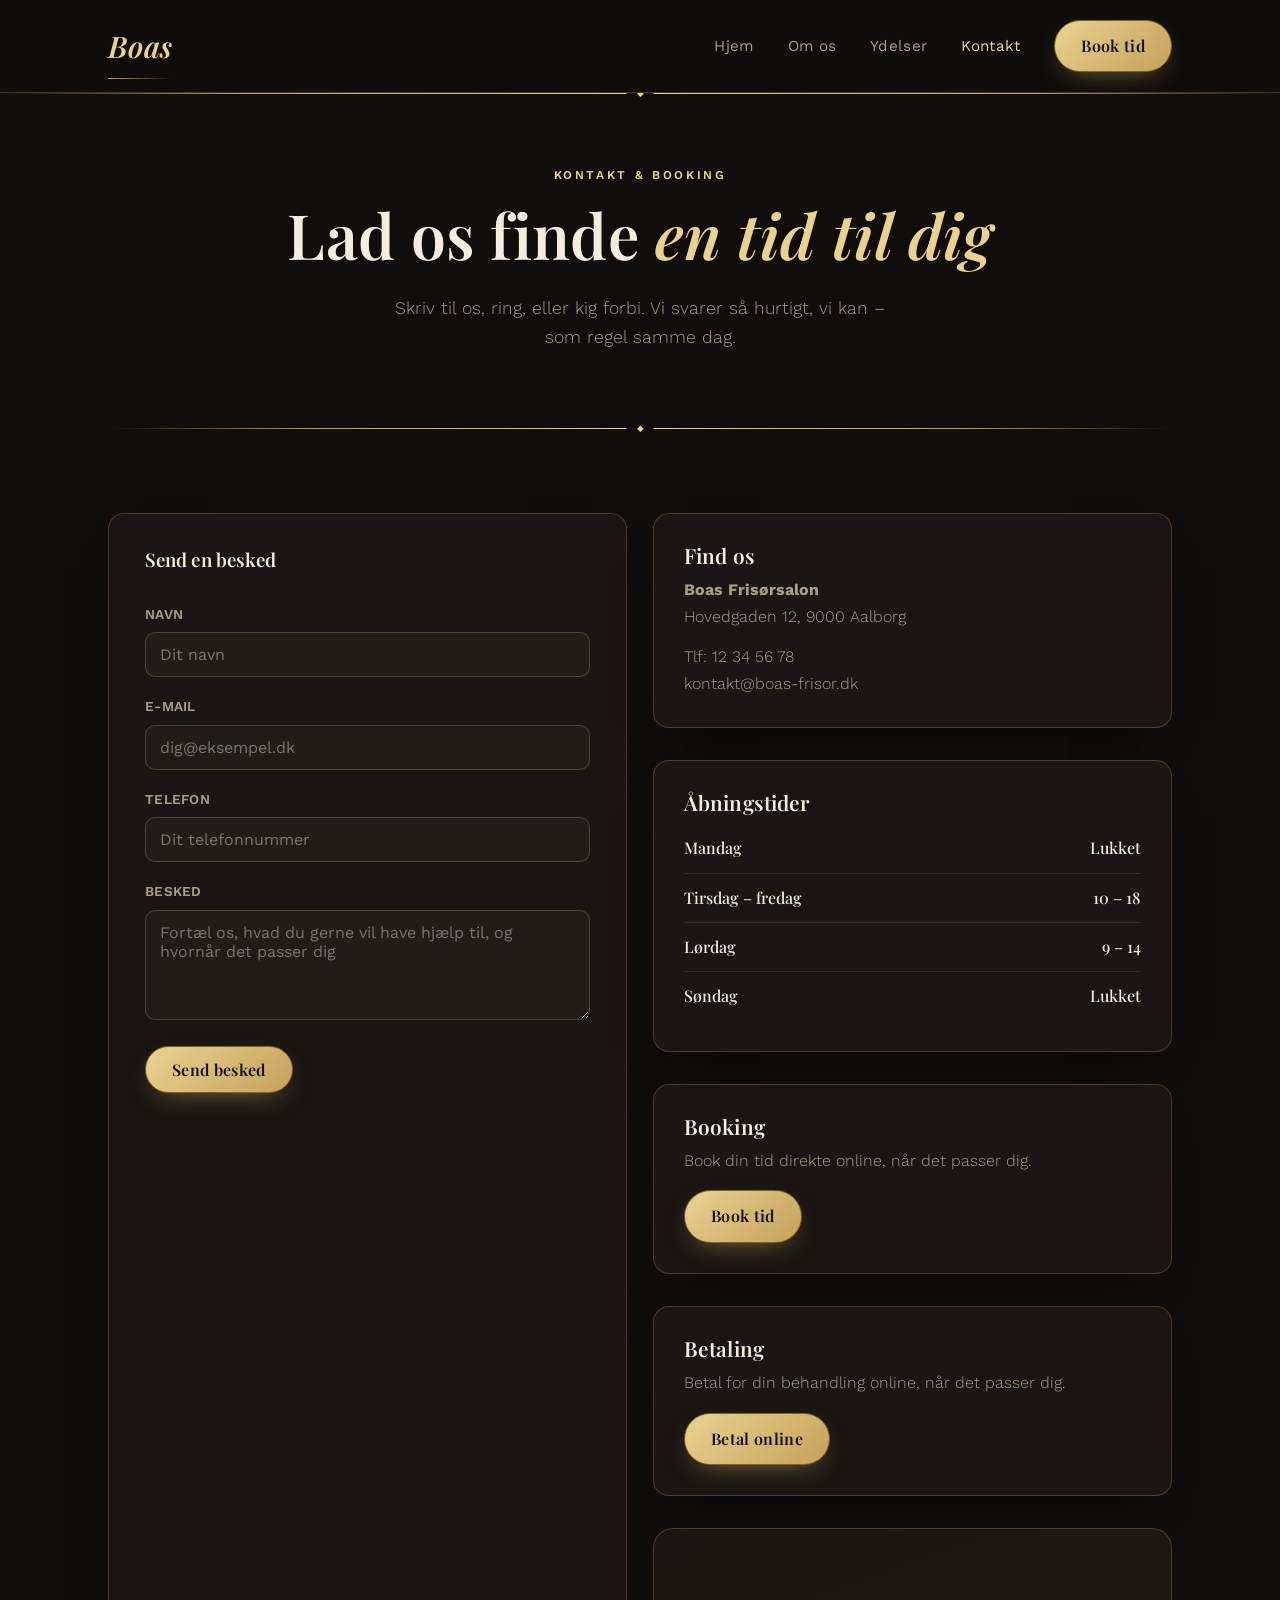
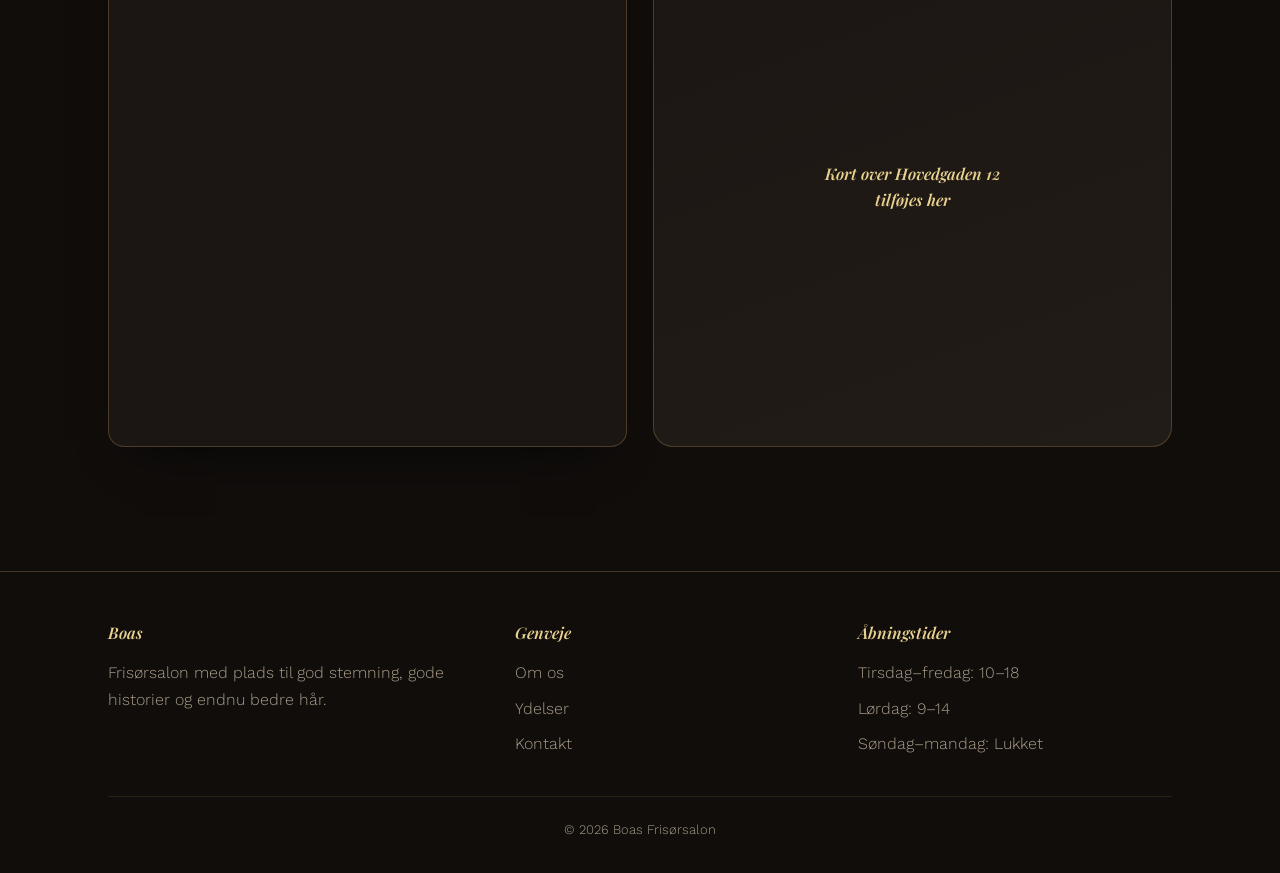
<file: kontakt.html>
<!DOCTYPE html>
<html lang="da">
<head>
<meta charset="UTF-8">
<meta name="viewport" content="width=device-width, initial-scale=1.0">
<title>Kontakt &amp; booking – Boas</title>
<link rel="stylesheet" href="styles.css">
</head>
<body>

<header>
  <div class="nav-inner">
    <a href="index.html" class="logo">Boas</a>
    <nav>
      <button class="hamburger" aria-label="Åbn menu"><span></span><span></span><span></span></button>
      <ul>
        <li><a class="nav-link" href="index.html">Hjem</a></li>
        <li><a class="nav-link" href="om-os.html">Om os</a></li>
        <li><a class="nav-link" href="ydelser.html">Ydelser</a></li>
        <li><a class="nav-link active" href="kontakt.html">Kontakt</a></li>
        <li><a class="btn coral" href="kontakt.html">Book tid</a></li>
      </ul>
    </nav>
  </div>
</header>
<div class="wave-divider"></div>

<main>
  <section class="hero">
    <div class="wrap">
      <div class="eyebrow center">Kontakt &amp; booking</div>
      <h1 class="center">Lad os finde <span class="hl">en tid til dig</span></h1>
      <p class="lead center max-56" style="margin-top:18px;">Skriv til os, ring, eller kig forbi. Vi svarer så hurtigt, vi kan – som regel samme dag.</p>
    </div>
  </section>

  <div class="wrap"><div class="wave-divider"></div></div>

  <section>
    <div class="wrap grid-2">
      <div class="contact-form">
        <h3 class="mb-m">Send en besked</h3>
        <form action="mailto:kontakt@boas-frisor.dk" method="post" enctype="text/plain">
          <div class="field">
            <label for="navn">Navn</label>
            <input type="text" id="navn" name="Navn" placeholder="Dit navn" required>
          </div>
          <div class="field">
            <label for="email">E-mail</label>
            <input type="email" id="email" name="Email" placeholder="dig@eksempel.dk" required>
          </div>
          <div class="field">
            <label for="telefon">Telefon</label>
            <input type="tel" id="telefon" name="Telefon" placeholder="Dit telefonnummer">
          </div>
          <div class="field">
            <label for="besked">Besked</label>
            <textarea id="besked" name="Besked" placeholder="Fortæl os, hvad du gerne vil have hjælp til, og hvornår det passer dig" required></textarea>
          </div>
          <button type="submit" class="btn coral">Send besked</button>
        </form>
      </div>

      <div>
        <div class="card mb-m">
          <h3 class="mb-s">Find os</h3>
          <p><strong>Boas Frisørsalon</strong></p>
          <p>Hovedgaden 12, 9000 Aalborg</p>
          <p style="margin-top:14px;">Tlf: 12 34 56 78<br>kontakt@boas-frisor.dk</p>
        </div>

        <div class="card mb-m">
          <h3 class="mb-s">Åbningstider</h3>
          <div class="hours-row"><span>Mandag</span><span>Lukket</span></div>
          <div class="hours-row"><span>Tirsdag – fredag</span><span>10 – 18</span></div>
          <div class="hours-row"><span>Lørdag</span><span>9 – 14</span></div>
          <div class="hours-row"><span>Søndag</span><span>Lukket</span></div>
        </div>
        <div class="card mb-m">
  <h3 class="mb-s">Booking</h3>
  <p class="mb-s">Book din tid direkte online, når det passer dig.</p>
  <a href="https://boastest.simplybook.it" class="btn coral" target="_blank" rel="noopener">Book tid</a>
</div>
        <div class="card mb-m">
      <h3 class="mb-s">Betaling</h3>
      <p class="mb-s">Betal for din behandling online, når det passer dig.</p>
      <a href="https://payment.quickpay.net/payments/f9f93615ed16ef1f6ab1800ab92f21b41239e9374bb2956033321c95a57ea30a" class="btn coral" target="_blank" rel="noopener">Betal online</a>
        </div>
          <div class="map-blob">
          Kort over Hovedgaden 12<br>tilføjes her
        </div>
      </div>
    </div>
  </section>
</main>

<footer>
  <div class="wrap">
    <div class="footer-grid">
      <div>
        <h4>Boas</h4>
        <p>Frisørsalon med plads til god stemning, gode historier og endnu bedre hår.</p>
      </div>
      <div>
        <h4>Genveje</h4>
        <ul>
          <li><a href="om-os.html">Om os</a></li>
          <li><a href="ydelser.html">Ydelser</a></li>
          <li><a href="kontakt.html">Kontakt</a></li>
        </ul>
      </div>
      <div>
        <h4>Åbningstider</h4>
        <ul>
          <li>Tirsdag–fredag: 10–18</li>
          <li>Lørdag: 9–14</li>
          <li>Søndag–mandag: Lukket</li>
        </ul>
      </div>
    </div>
    <div class="footer-bottom">© 2026 Boas Frisørsalon</div>
  </div>
</footer>

</body>
</html>
</file>
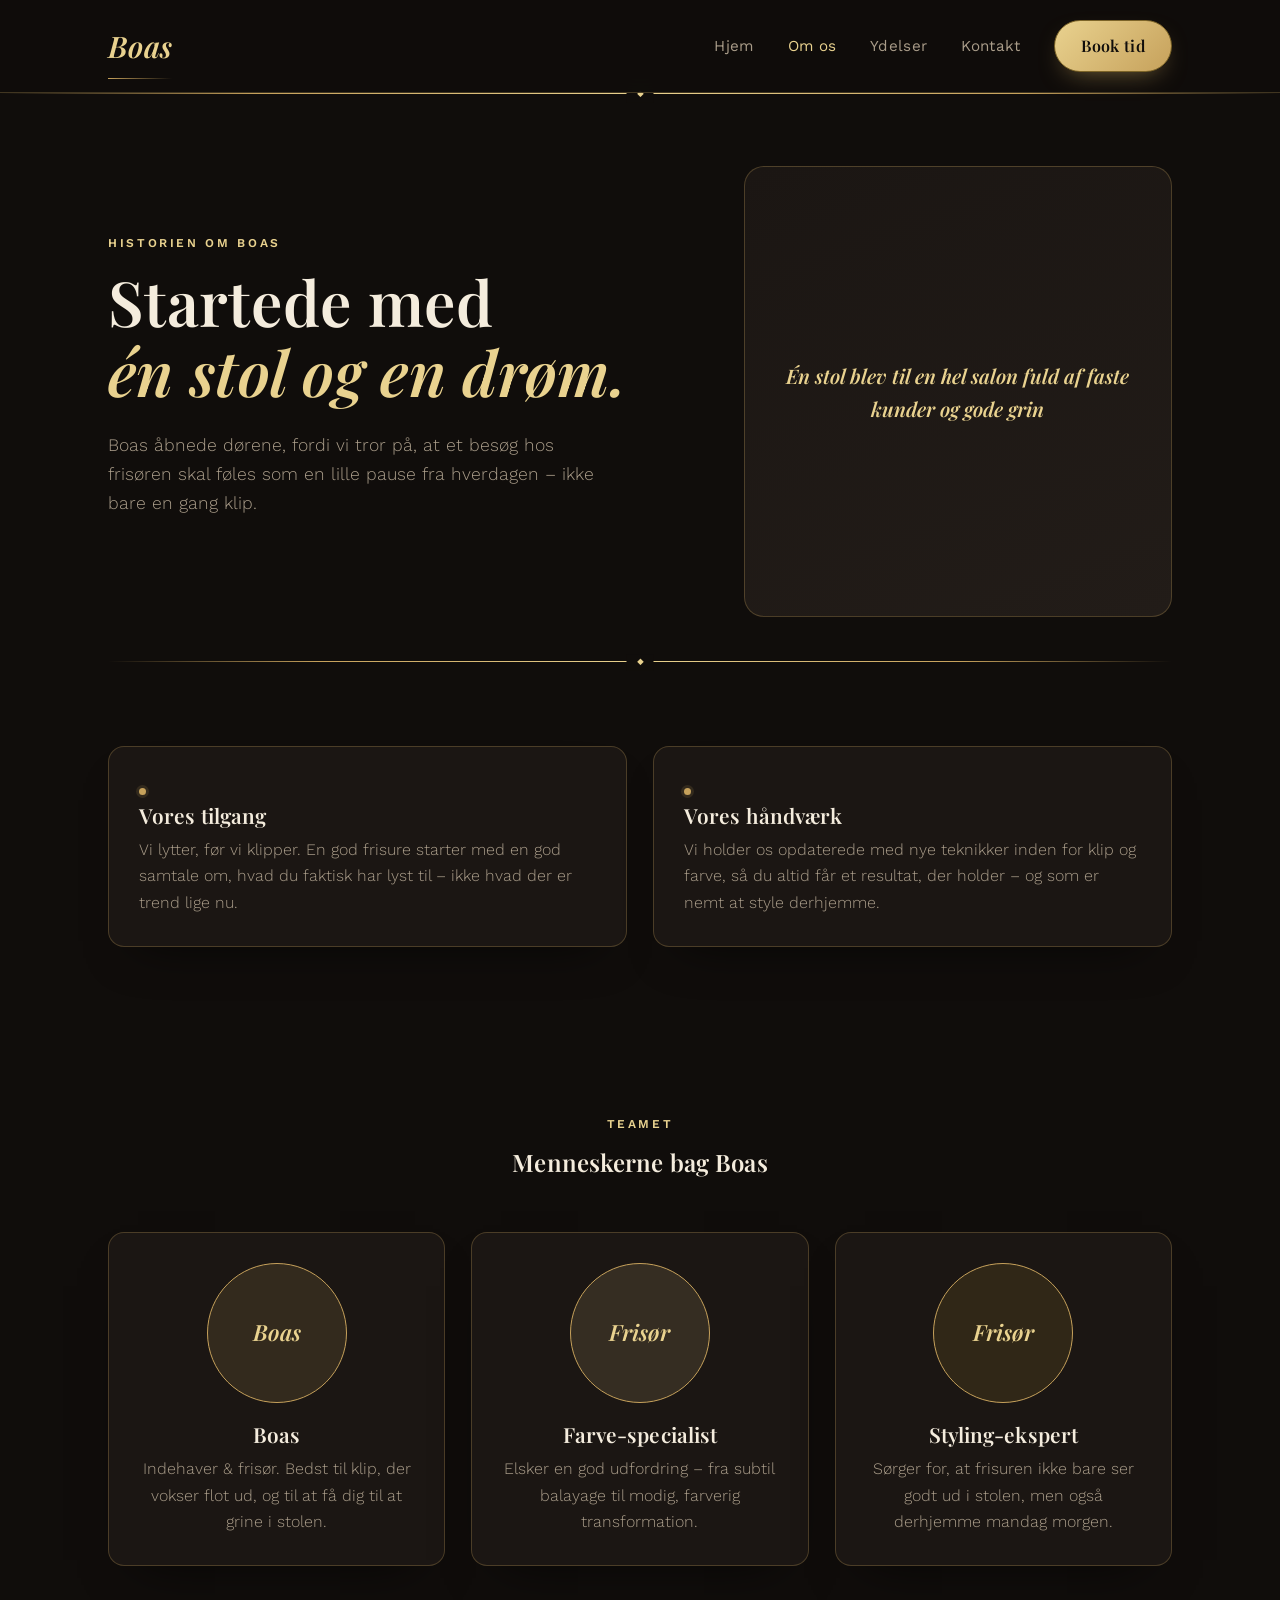
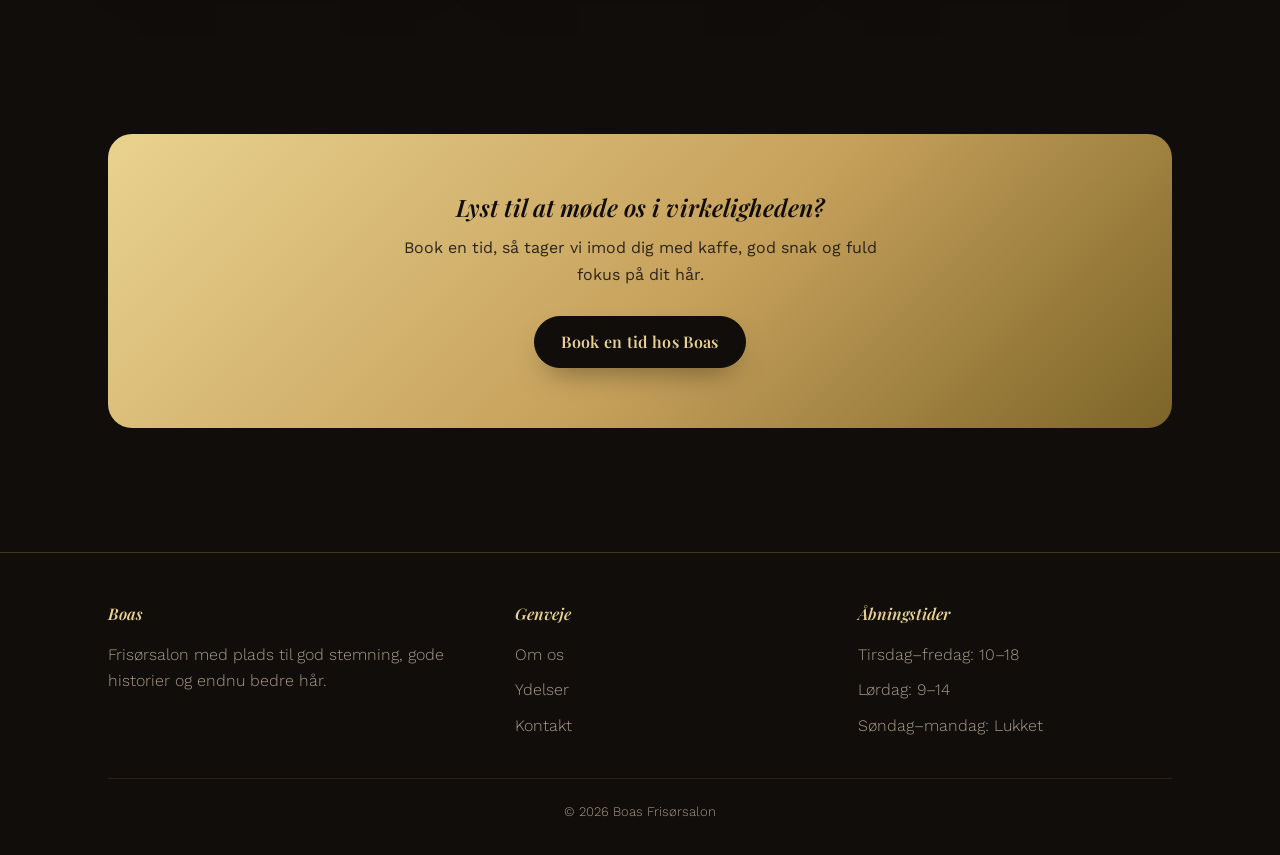
<file: om-os.html>
<!DOCTYPE html>
<html lang="da">
<head>
<meta charset="UTF-8">
<meta name="viewport" content="width=device-width, initial-scale=1.0">
<title>Om os – Boas</title>
<link rel="stylesheet" href="styles.css">
</head>
<body>

<header>
  <div class="nav-inner">
    <a href="index.html" class="logo">Boas</a>
    <nav>
      <button class="hamburger" aria-label="Åbn menu"><span></span><span></span><span></span></button>
      <ul>
        <li><a class="nav-link" href="index.html">Hjem</a></li>
        <li><a class="nav-link active" href="om-os.html">Om os</a></li>
        <li><a class="nav-link" href="ydelser.html">Ydelser</a></li>
        <li><a class="nav-link" href="kontakt.html">Kontakt</a></li>
        <li><a class="btn coral" href="kontakt.html">Book tid</a></li>
      </ul>
    </nav>
  </div>
</header>
<div class="wave-divider"></div>

<main>
  <section class="hero">
    <div class="wrap hero-grid">
      <div>
        <div class="eyebrow">Historien om Boas</div>
        <h1>Startede med<br><span class="hl">én stol og en drøm.</span></h1>
        <p class="lead">Boas åbnede dørene, fordi vi tror på, at et besøg hos frisøren skal føles som en lille pause fra hverdagen – ikke bare en gang klip.</p>
      </div>
      <div class="hero-visual">
        Én stol blev til en hel salon fuld af faste kunder og gode grin
      </div>
    </div>
  </section>

  <div class="wrap"><div class="wave-divider"></div></div>

  <section>
    <div class="wrap">
      <div class="grid-2">
        <div class="card">
          <span class="dyedrop" style="background:var(--coral)"></span>
          <h3>Vores tilgang</h3>
          <p>Vi lytter, før vi klipper. En god frisure starter med en god samtale om, hvad du faktisk har lyst til – ikke hvad der er trend lige nu.</p>
        </div>
        <div class="card">
          <span class="dyedrop" style="background:var(--mustard)"></span>
          <h3>Vores håndværk</h3>
          <p>Vi holder os opdaterede med nye teknikker inden for klip og farve, så du altid får et resultat, der holder – og som er nemt at style derhjemme.</p>
        </div>
      </div>
    </div>
  </section>

  <section>
    <div class="wrap">
      <div class="eyebrow center">Teamet</div>
      <h2 class="center mb-l">Menneskerne bag Boas</h2>
      <div class="grid-3">
        <div class="card team-card">
          <div class="blob-frame" style="background:var(--coral-soft);">Boas</div>
          <h3>Boas</h3>
          <p>Indehaver &amp; frisør. Bedst til klip, der vokser flot ud, og til at få dig til at grine i stolen.</p>
        </div>
        <div class="card team-card">
          <div class="blob-frame" style="background:var(--teal-soft);">Frisør</div>
          <h3>Farve-specialist</h3>
          <p>Elsker en god udfordring – fra subtil balayage til modig, farverig transformation.</p>
        </div>
        <div class="card team-card">
          <div class="blob-frame" style="background:var(--lavender-soft);">Frisør</div>
          <h3>Styling-ekspert</h3>
          <p>Sørger for, at frisuren ikke bare ser godt ud i stolen, men også derhjemme mandag morgen.</p>
        </div>
      </div>
    </div>
  </section>

  <section>
    <div class="wrap">
      <div class="cta-banner">
        <h2>Lyst til at møde os i virkeligheden?</h2>
        <p>Book en tid, så tager vi imod dig med kaffe, god snak og fuld fokus på dit hår.</p>
        <a href="kontakt.html" class="btn coral">Book en tid hos Boas</a>
      </div>
    </div>
  </section>
</main>

<footer>
  <div class="wrap">
    <div class="footer-grid">
      <div>
        <h4>Boas</h4>
        <p>Frisørsalon med plads til god stemning, gode historier og endnu bedre hår.</p>
      </div>
      <div>
        <h4>Genveje</h4>
        <ul>
          <li><a href="om-os.html">Om os</a></li>
          <li><a href="ydelser.html">Ydelser</a></li>
          <li><a href="kontakt.html">Kontakt</a></li>
        </ul>
      </div>
      <div>
        <h4>Åbningstider</h4>
        <ul>
          <li>Tirsdag–fredag: 10–18</li>
          <li>Lørdag: 9–14</li>
          <li>Søndag–mandag: Lukket</li>
        </ul>
      </div>
    </div>
    <div class="footer-bottom">© 2026 Boas Frisørsalon</div>
  </div>
</footer>

<script src="script.js"></script>
</body>
</html>
</file>
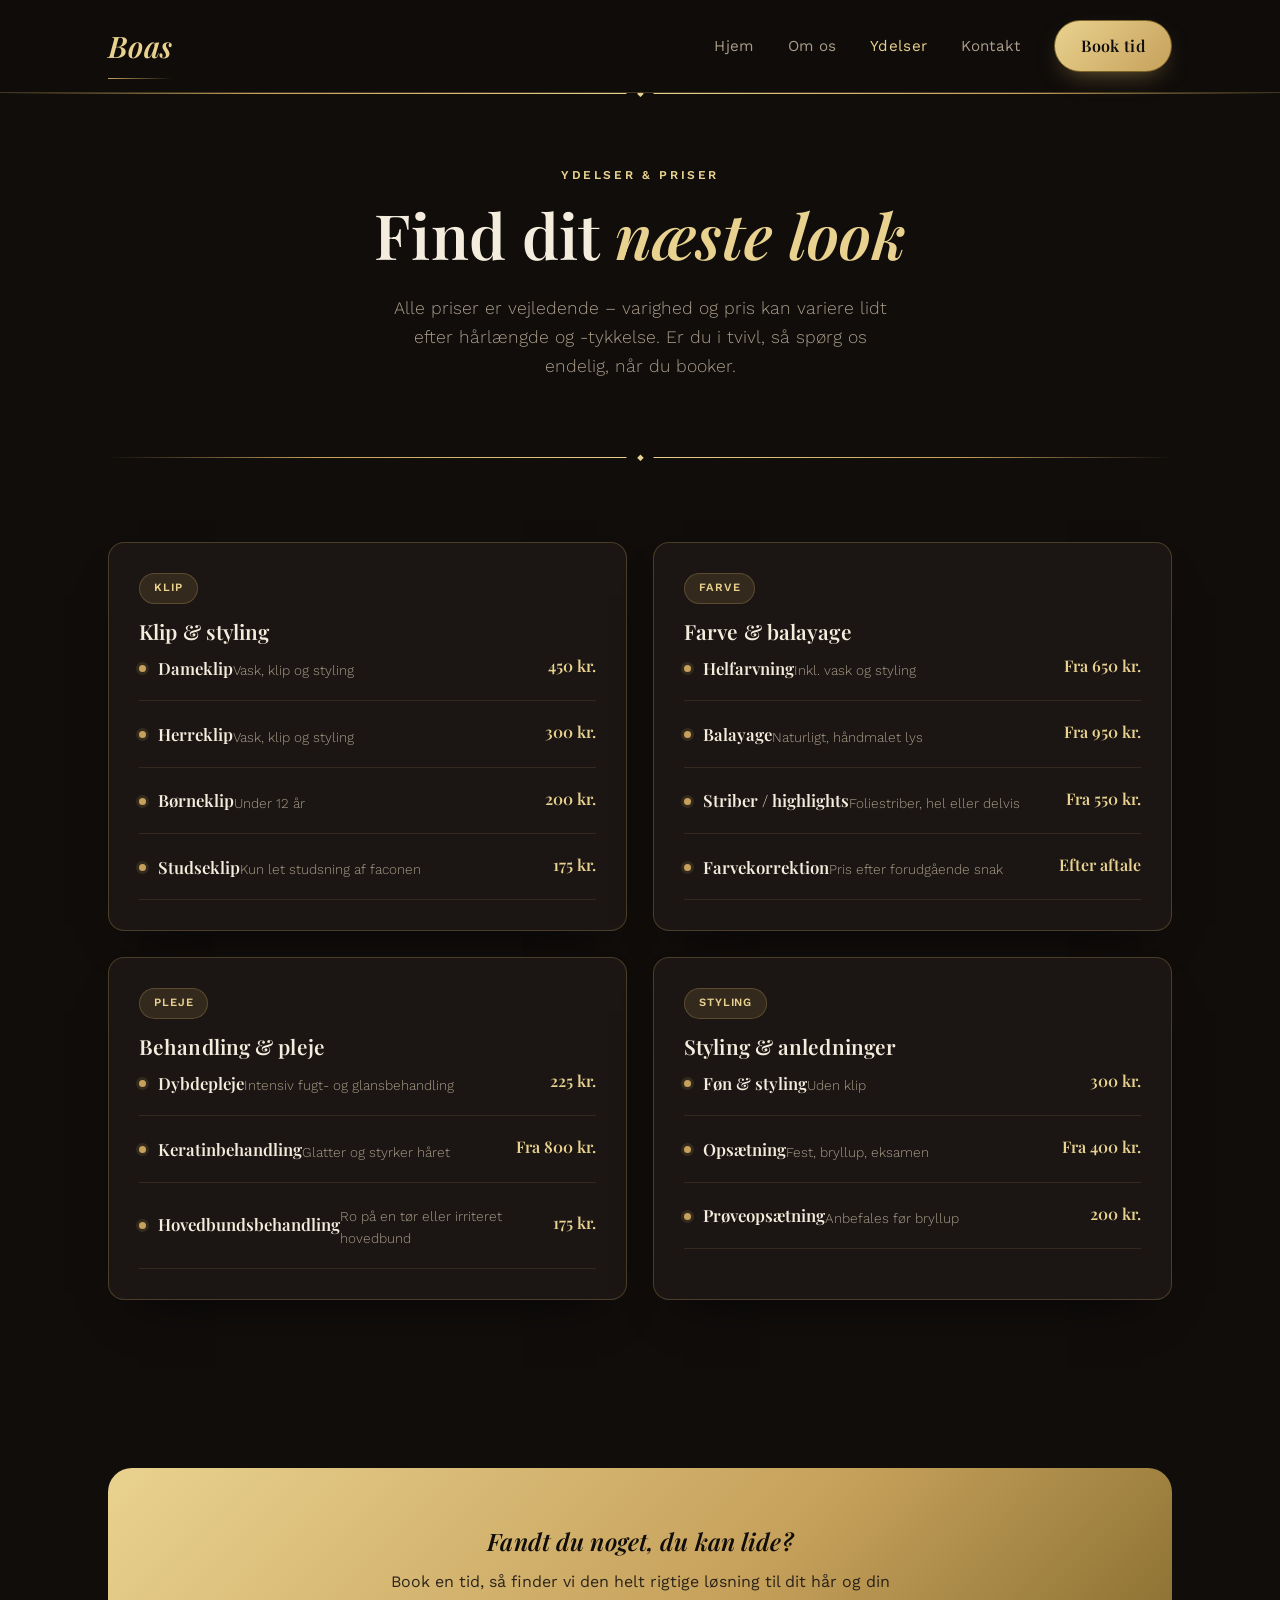
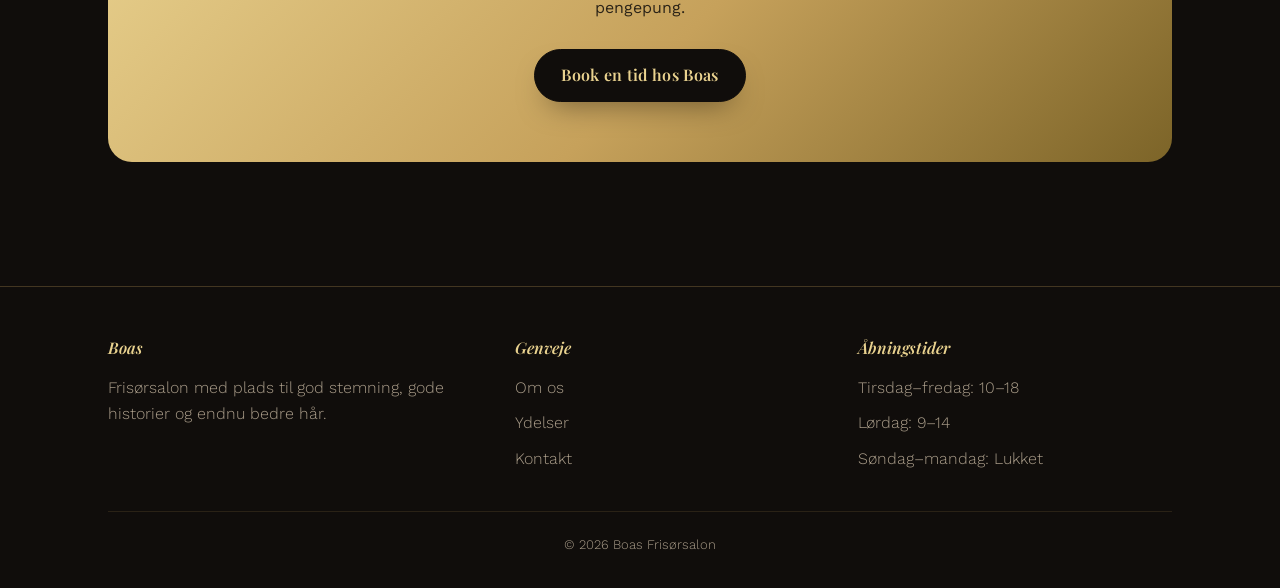
<file: ydelser.html>
<!DOCTYPE html>
<html lang="da">
<head>
<meta charset="UTF-8">
<meta name="viewport" content="width=device-width, initial-scale=1.0">
<title>Ydelser &amp; priser – Boas</title>
<link rel="stylesheet" href="styles.css">
</head>
<body>

<header>
  <div class="nav-inner">
    <a href="index.html" class="logo">Boas</a>
    <nav>
      <button class="hamburger" aria-label="Åbn menu"><span></span><span></span><span></span></button>
      <ul>
        <li><a class="nav-link" href="index.html">Hjem</a></li>
        <li><a class="nav-link" href="om-os.html">Om os</a></li>
        <li><a class="nav-link active" href="ydelser.html">Ydelser</a></li>
        <li><a class="nav-link" href="kontakt.html">Kontakt</a></li>
        <li><a class="btn coral" href="kontakt.html">Book tid</a></li>
      </ul>
    </nav>
  </div>
</header>
<div class="wave-divider"></div>

<main>
  <section class="hero">
    <div class="wrap">
      <div class="eyebrow center">Ydelser &amp; priser</div>
      <h1 class="center">Find dit <span class="hl">næste look</span></h1>
      <p class="lead center max-56" style="margin-top:18px;">Alle priser er vejledende – varighed og pris kan variere lidt efter hårlængde og -tykkelse. Er du i tvivl, så spørg os endelig, når du booker.</p>
    </div>
  </section>

  <div class="wrap"><div class="wave-divider"></div></div>

  <section>
    <div class="wrap grid-2">
      <div class="card">
        <span class="tag" style="background:var(--coral-soft);">Klip</span>
        <h3 class="mb-s">Klip &amp; styling</h3>
        <ul class="price-list">
          <li class="price-row">
            <span class="name"><span class="dyedrop" style="background:var(--coral)"></span>Dameklip<span class="desc">Vask, klip og styling</span></span>
            <span class="amount">450 kr.</span>
          </li>
          <li class="price-row">
            <span class="name"><span class="dyedrop" style="background:var(--coral)"></span>Herreklip<span class="desc">Vask, klip og styling</span></span>
            <span class="amount">300 kr.</span>
          </li>
          <li class="price-row">
            <span class="name"><span class="dyedrop" style="background:var(--coral)"></span>Børneklip<span class="desc">Under 12 år</span></span>
            <span class="amount">200 kr.</span>
          </li>
          <li class="price-row">
            <span class="name"><span class="dyedrop" style="background:var(--coral)"></span>Studseklip<span class="desc">Kun let studsning af faconen</span></span>
            <span class="amount">175 kr.</span>
          </li>
        </ul>
      </div>

      <div class="card">
        <span class="tag" style="background:var(--mustard-soft);">Farve</span>
        <h3 class="mb-s">Farve &amp; balayage</h3>
        <ul class="price-list">
          <li class="price-row">
            <span class="name"><span class="dyedrop" style="background:var(--mustard)"></span>Helfarvning<span class="desc">Inkl. vask og styling</span></span>
            <span class="amount">Fra 650 kr.</span>
          </li>
          <li class="price-row">
            <span class="name"><span class="dyedrop" style="background:var(--mustard)"></span>Balayage<span class="desc">Naturligt, håndmalet lys</span></span>
            <span class="amount">Fra 950 kr.</span>
          </li>
          <li class="price-row">
            <span class="name"><span class="dyedrop" style="background:var(--mustard)"></span>Striber / highlights<span class="desc">Foliestriber, hel eller delvis</span></span>
            <span class="amount">Fra 550 kr.</span>
          </li>
          <li class="price-row">
            <span class="name"><span class="dyedrop" style="background:var(--mustard)"></span>Farvekorrektion<span class="desc">Pris efter forudgående snak</span></span>
            <span class="amount">Efter aftale</span>
          </li>
        </ul>
      </div>

      <div class="card">
        <span class="tag" style="background:var(--teal-soft);">Pleje</span>
        <h3 class="mb-s">Behandling &amp; pleje</h3>
        <ul class="price-list">
          <li class="price-row">
            <span class="name"><span class="dyedrop" style="background:var(--teal)"></span>Dybdepleje<span class="desc">Intensiv fugt- og glansbehandling</span></span>
            <span class="amount">225 kr.</span>
          </li>
          <li class="price-row">
            <span class="name"><span class="dyedrop" style="background:var(--teal)"></span>Keratinbehandling<span class="desc">Glatter og styrker håret</span></span>
            <span class="amount">Fra 800 kr.</span>
          </li>
          <li class="price-row">
            <span class="name"><span class="dyedrop" style="background:var(--teal)"></span>Hovedbundsbehandling<span class="desc">Ro på en tør eller irriteret hovedbund</span></span>
            <span class="amount">175 kr.</span>
          </li>
        </ul>
      </div>

      <div class="card">
        <span class="tag" style="background:var(--lavender-soft);">Styling</span>
        <h3 class="mb-s">Styling &amp; anledninger</h3>
        <ul class="price-list">
          <li class="price-row">
            <span class="name"><span class="dyedrop" style="background:var(--lavender)"></span>Føn &amp; styling<span class="desc">Uden klip</span></span>
            <span class="amount">300 kr.</span>
          </li>
          <li class="price-row">
            <span class="name"><span class="dyedrop" style="background:var(--lavender)"></span>Opsætning<span class="desc">Fest, bryllup, eksamen</span></span>
            <span class="amount">Fra 400 kr.</span>
          </li>
          <li class="price-row">
            <span class="name"><span class="dyedrop" style="background:var(--lavender)"></span>Prøveopsætning<span class="desc">Anbefales før bryllup</span></span>
            <span class="amount">200 kr.</span>
          </li>
        </ul>
      </div>
    </div>
  </section>

  <section>
    <div class="wrap">
      <div class="cta-banner">
        <h2>Fandt du noget, du kan lide?</h2>
        <p>Book en tid, så finder vi den helt rigtige løsning til dit hår og din pengepung.</p>
        <a href="kontakt.html" class="btn coral">Book en tid hos Boas</a>
      </div>
    </div>
  </section>
</main>

<footer>
  <div class="wrap">
    <div class="footer-grid">
      <div>
        <h4>Boas</h4>
        <p>Frisørsalon med plads til god stemning, gode historier og endnu bedre hår.</p>
      </div>
      <div>
        <h4>Genveje</h4>
        <ul>
          <li><a href="om-os.html">Om os</a></li>
          <li><a href="ydelser.html">Ydelser</a></li>
          <li><a href="kontakt.html">Kontakt</a></li>
        </ul>
      </div>
      <div>
        <h4>Åbningstider</h4>
        <ul>
          <li>Tirsdag–fredag: 10–18</li>
          <li>Lørdag: 9–14</li>
          <li>Søndag–mandag: Lukket</li>
        </ul>
      </div>
    </div>
    <div class="footer-bottom">© 2026 Boas Frisørsalon</div>
  </div>
</footer>

<script src="script.js"></script>
</body>
</html>
</file>
<file: styles.css>
@import url('https://fonts.googleapis.com/css2?family=Playfair+Display:ital,wght@0,500;0,600;0,700;1,500;1,600&family=Work+Sans:wght@300;400;500;600&display=swap');

:root{
  --ink: #100D0B;          /* main background, near-black warm */
  --paper: #1B1613;        /* elevated card background */
  --paper-2: #221C18;      /* form fields, secondary elevation */
  --cream: #F4ECDD;        /* primary light text */
  --muted: #A99C89;        /* secondary/muted text */
  --gold: #C6A15B;         /* primary metallic gold accent */
  --gold-bright: #E9D28F;  /* light gold, hover/highlight */
  --gold-deep: #7C6428;    /* deep bronze, borders/shadow */
  --line: rgba(198,161,91,0.28);      /* thin gold hairline */
  --line-soft: rgba(198,161,91,0.14); /* faint gold tint */

  /* mapped so existing inline colour references become gold-family tints */
  --coral: var(--gold);
  --teal: var(--gold-bright);
  --mustard: var(--gold-bright);
  --lavender: var(--gold-deep);
  --coral-soft: rgba(198,161,91,0.14);
  --teal-soft: rgba(233,210,143,0.12);
  --mustard-soft: rgba(233,210,143,0.14);
  --lavender-soft: rgba(124,100,40,0.22);

  --radius-blob: 50%;
}

*{box-sizing:border-box; margin:0; padding:0;}

html{scroll-behavior:smooth;}

body{
  background:var(--ink);
  color:var(--cream);
  font-family:'Work Sans', sans-serif;
  font-weight:300;
  font-size:16px;
  line-height:1.65;
  overflow-x:hidden;
}

h1,h2,h3,.display{
  font-family:'Playfair Display', serif;
  font-weight:600;
  line-height:1.12;
  letter-spacing:0.005em;
  color:var(--cream);
}

a{color:inherit; text-decoration:none;}

img{max-width:100%; display:block;}

.wrap{
  max-width:1120px;
  margin:0 auto;
  padding:0 28px;
}

/* ---------- Header ---------- */
header{
  position:sticky;
  top:0;
  z-index:50;
  background:rgba(16,13,11,0.86);
  backdrop-filter:blur(10px);
  border-bottom:1px solid var(--line);
}

.nav-inner{
  display:flex;
  align-items:center;
  justify-content:space-between;
  padding:20px 28px;
  max-width:1120px;
  margin:0 auto;
}

.logo{
  font-family:'Playfair Display', serif;
  font-style:italic;
  font-weight:600;
  font-size:1.85rem;
  color:var(--gold-bright);
  position:relative;
  display:inline-block;
  letter-spacing:0.01em;
}
.logo::after{
  content:'';
  position:absolute;
  left:0; right:0; bottom:-8px;
  height:1px;
  background:linear-gradient(90deg, var(--gold), transparent);
}

nav ul{
  list-style:none;
  display:flex;
  gap:34px;
  align-items:center;
}

nav a.nav-link{
  font-weight:400;
  font-size:.95rem;
  letter-spacing:.02em;
  position:relative;
  padding:4px 0;
  color:var(--muted);
  transition:color .2s ease;
}
nav a.nav-link.active,
nav a.nav-link:hover{
  color:var(--gold-bright);
}

.btn{
  display:inline-flex;
  align-items:center;
  gap:8px;
  font-family:'Playfair Display', serif;
  font-weight:600;
  letter-spacing:.02em;
  padding:12px 26px;
  border-radius:999px;
  border:1px solid var(--gold-deep);
  background:linear-gradient(135deg, var(--gold-bright), var(--gold));
  color:var(--ink);
  box-shadow:0 10px 26px -12px rgba(198,161,91,0.65);
  transition:transform .2s ease, box-shadow .2s ease, background .2s ease;
  cursor:pointer;
  font-size:1rem;
}
.btn:hover{
  transform:translateY(-2px);
  box-shadow:0 14px 30px -10px rgba(233,210,143,0.55);
}
.btn:active{
  transform:translateY(0);
  box-shadow:0 6px 16px -8px rgba(198,161,91,0.6);
}
.btn.coral{background:linear-gradient(135deg, var(--gold-bright), var(--gold)); color:var(--ink);}
.btn.teal{
  background:transparent;
  color:var(--gold-bright);
  border:1px solid var(--gold);
  box-shadow:none;
}
.btn.teal:hover{background:var(--line-soft); box-shadow:none; transform:translateY(-2px);}
.btn.ghost{background:transparent; color:var(--cream); border:1px solid var(--line); box-shadow:none;}
.btn.ghost:hover{border-color:var(--gold); color:var(--gold-bright); box-shadow:none;}

.hamburger{display:none; flex-direction:column; gap:5px; background:none; border:none; cursor:pointer;}
.hamburger span{width:26px; height:2px; background:var(--gold-bright); border-radius:2px;}

/* ---------- Hairline divider ---------- */
.wave-divider{
  width:100%;
  height:1px;
  background:linear-gradient(90deg, transparent, var(--gold) 20%, var(--gold-bright) 50%, var(--gold) 80%, transparent);
  margin:0;
  position:relative;
}
.wave-divider::after{
  content:'\25C6';
  position:absolute;
  left:50%; top:50%;
  transform:translate(-50%,-50%);
  font-size:.6rem;
  color:var(--gold-bright);
  background:var(--ink);
  padding:0 10px;
}

/* ---------- Dye drop bullets (now gold accent dots) ---------- */
.dyedrop{
  display:inline-block;
  width:7px; height:7px;
  border-radius:50%;
  margin-right:12px;
  flex-shrink:0;
  background:var(--gold) !important;
  box-shadow:0 0 0 3px var(--line-soft);
}

/* ---------- Sections ---------- */
section{padding:84px 0;}
.section-tight{padding:56px 0;}

.eyebrow{
  font-family:'Work Sans', sans-serif;
  font-weight:600;
  color:var(--gold-bright);
  text-transform:uppercase;
  letter-spacing:.22em;
  font-size:.75rem;
  margin-bottom:14px;
}

.blob-frame{
  border-radius:50%;
  overflow:hidden;
  border:1px solid var(--gold);
  background:var(--paper);
  aspect-ratio:1/1;
  display:flex;
  align-items:center;
  justify-content:center;
  font-family:'Playfair Display';
  font-style:italic;
  font-weight:600;
  color:var(--gold-bright);
  text-align:center;
  padding:20px;
}

/* ---------- Hero ---------- */
.hero{
  padding:72px 0 44px;
  position:relative;
}
.hero-grid{
  display:grid;
  grid-template-columns:1.15fr 0.85fr;
  gap:56px;
  align-items:center;
}
.hero h1{
  font-size:clamp(2.5rem, 5vw, 3.9rem);
  margin-bottom:24px;
  font-weight:600;
}
.hero h1 .hl{
  font-style:italic;
  color:var(--gold-bright);
  background:none;
  padding:0;
  border-radius:0;
}
.hero p.lead{
  font-size:1.1rem;
  color:var(--muted);
  max-width:46ch;
  margin-bottom:32px;
  font-weight:300;
}
.hero-ctas{display:flex; gap:16px; flex-wrap:wrap;}

.hero-visual{
  background:linear-gradient(160deg, var(--paper), var(--paper-2));
  border:1px solid var(--line);
  border-radius:20px;
  aspect-ratio:0.95/1;
  position:relative;
  display:flex; align-items:center; justify-content:center;
  font-family:'Playfair Display'; font-style:italic; font-weight:600; color:var(--gold-bright);
  font-size:1.25rem; text-align:center; padding:34px;
}
.hero-visual--photo{
  overflow:hidden;
  padding:0;
}
.hero-visual--photo img{
  width:100%;
  height:100%;
  object-fit:cover;
  filter:saturate(0.85) brightness(0.85);
}
.hero-visual--photo::after{
  content:'';
  position:absolute;
  inset:0;
  background:linear-gradient(180deg, rgba(16,13,11,0.05), rgba(16,13,11,0.55)),
             linear-gradient(0deg, rgba(198,161,91,0.18), transparent 40%);
  pointer-events:none;
}
.hero-visual .badge{
  position:absolute;
  top:-16px; right:-12px;
  background:linear-gradient(135deg, var(--gold-bright), var(--gold));
  color:var(--ink);
  border:1px solid var(--gold-deep);
  border-radius:50%;
  width:92px; height:92px;
  display:flex; align-items:center; justify-content:center;
  font-family:'Work Sans'; font-weight:600;
  font-size:.72rem;
  letter-spacing:.03em;
  text-align:center;
  transform:rotate(-6deg);
  line-height:1.3;
  box-shadow:0 10px 24px -10px rgba(198,161,91,0.6);
}

/* ---------- Cards grid ---------- */
.grid-3{
  display:grid;
  grid-template-columns:repeat(3, 1fr);
  gap:26px;
}
.grid-2{
  display:grid;
  grid-template-columns:1fr 1fr;
  gap:26px;
}
.card{
  background:var(--paper);
  border:1px solid var(--line);
  border-radius:16px;
  padding:30px;
  box-shadow:0 24px 50px -30px rgba(0,0,0,0.75);
}
.card h3{font-size:1.3rem; margin-bottom:10px; font-weight:600;}
.card p{color:var(--muted); font-weight:300;}
.card .tag{
  display:inline-block;
  font-size:.7rem;
  font-weight:600;
  font-family:'Work Sans';
  letter-spacing:.08em;
  text-transform:uppercase;
  color:var(--gold-bright) !important;
  background:var(--line-soft) !important;
  padding:5px 14px;
  border-radius:999px;
  margin-bottom:16px;
  border:1px solid var(--line);
}

/* ---------- Price rows ---------- */
.price-list{list-style:none;}
.price-row{
  display:flex;
  justify-content:space-between;
  align-items:baseline;
  gap:16px;
  padding:18px 0;
  border-bottom:1px solid var(--line-soft);
}
.price-row:first-child{padding-top:0;}
.price-row .name{font-family:'Playfair Display'; font-weight:600; font-size:1.05rem; display:flex; align-items:center; color:var(--cream);}
.price-row .desc{display:block; font-family:'Work Sans'; font-weight:300; font-size:.85rem; color:var(--muted); margin-top:4px;}
.price-row .amount{font-family:'Playfair Display'; font-weight:600; white-space:nowrap; color:var(--gold-bright);}

/* ---------- Team ---------- */
.team-card{text-align:center;}
.team-card .blob-frame{margin:0 auto 20px; width:140px; height:140px; font-size:1.4rem;}

/* ---------- CTA banner ---------- */
.cta-banner{
  background:linear-gradient(135deg, var(--gold-bright), var(--gold) 55%, var(--gold-deep));
  color:var(--ink);
  border-radius:24px;
  padding:60px 40px;
  text-align:center;
}
.cta-banner h2{color:var(--ink); margin-bottom:14px; font-style:italic;}
.cta-banner p{max-width:50ch; margin:0 auto 28px; opacity:.85; color:var(--ink); font-weight:400;}
.cta-banner .btn{background:var(--ink); color:var(--gold-bright); border:1px solid var(--ink); box-shadow:0 14px 30px -14px rgba(0,0,0,0.5);}
.cta-banner .btn:hover{background:#1c1713;}

/* ---------- Footer ---------- */
footer{
  border-top:1px solid var(--line);
  padding:48px 0 32px;
  margin-top:40px;
}
.footer-grid{
  display:grid;
  grid-template-columns:1.2fr 1fr 1fr;
  gap:30px;
  margin-bottom:30px;
}
footer h4{font-family:'Playfair Display'; font-style:italic; font-weight:600; margin-bottom:14px; color:var(--gold-bright);}
footer p{color:var(--muted); font-weight:300;}
footer ul{list-style:none;}
footer li{margin-bottom:9px; color:var(--muted);}
footer li a:hover{color:var(--gold-bright);}
.footer-bottom{
  font-size:.82rem;
  color:var(--muted);
  text-align:center;
  padding-top:22px;
  border-top:1px solid var(--line-soft);
}

/* ---------- Utility ---------- */
.mb-s{margin-bottom:16px;}
.mb-m{margin-bottom:32px;}
.mb-l{margin-bottom:56px;}
.center{text-align:center;}
.max-56{max-width:56ch; margin-left:auto; margin-right:auto; color:var(--muted);}

/* ---------- Contact form ---------- */
.contact-form{
  background:var(--paper);
  border:1px solid var(--line);
  border-radius:16px;
  padding:36px;
  box-shadow:0 24px 50px -30px rgba(0,0,0,0.75);
}
.field{margin-bottom:18px;}
.field label{
  display:block;
  font-family:'Work Sans';
  font-weight:600;
  letter-spacing:.02em;
  margin-bottom:7px;
  font-size:.85rem;
  color:var(--muted);
  text-transform:uppercase;
}
.field input, .field textarea{
  width:100%;
  border:1px solid var(--line);
  border-radius:10px;
  padding:12px 14px;
  font-family:'Work Sans';
  font-size:1rem;
  background:var(--paper-2);
  color:var(--cream);
}
.field textarea{resize:vertical; min-height:110px;}
.field input:focus, .field textarea:focus{
  outline:1px solid var(--gold);
  outline-offset:2px;
}

.hours-row{display:flex; justify-content:space-between; padding:11px 0; border-bottom:1px solid var(--line-soft); font-family:'Playfair Display'; font-weight:500; color:var(--cream);}
.hours-row:last-child{border-bottom:none;}

.map-blob{
  background:linear-gradient(160deg, var(--paper), var(--paper-2));
  border:1px solid var(--line);
  border-radius:20px;
  aspect-ratio:1/1;
  display:flex; align-items:center; justify-content:center;
  font-family:'Playfair Display'; font-style:italic; font-weight:600; color:var(--gold-bright);
  text-align:center; padding:24px;
}

/* ---------- Responsive ---------- */
@media (max-width: 860px){
  .hero-grid{grid-template-columns:1fr;}
  .hero-visual{margin:0 auto; max-width:340px;}
  .grid-3{grid-template-columns:1fr 1fr;}
  .footer-grid{grid-template-columns:1fr 1fr;}
}

@media (max-width: 620px){
  nav ul{
    position:fixed;
    top:74px; left:0; right:0;
    background:var(--ink);
    flex-direction:column;
    align-items:flex-start;
    padding:22px 28px 28px;
    border-bottom:1px solid var(--line);
    display:none;
    gap:18px;
  }
  nav ul.open{display:flex;}
  .hamburger{display:flex;}
  .grid-3, .grid-2{grid-template-columns:1fr;}
  .footer-grid{grid-template-columns:1fr;}
  section{padding:56px 0;}
  .cta-banner{padding:44px 24px;}
}

@media (prefers-reduced-motion: reduce){
  html{scroll-behavior:auto;}
  .btn{transition:none;}
}
</file>
